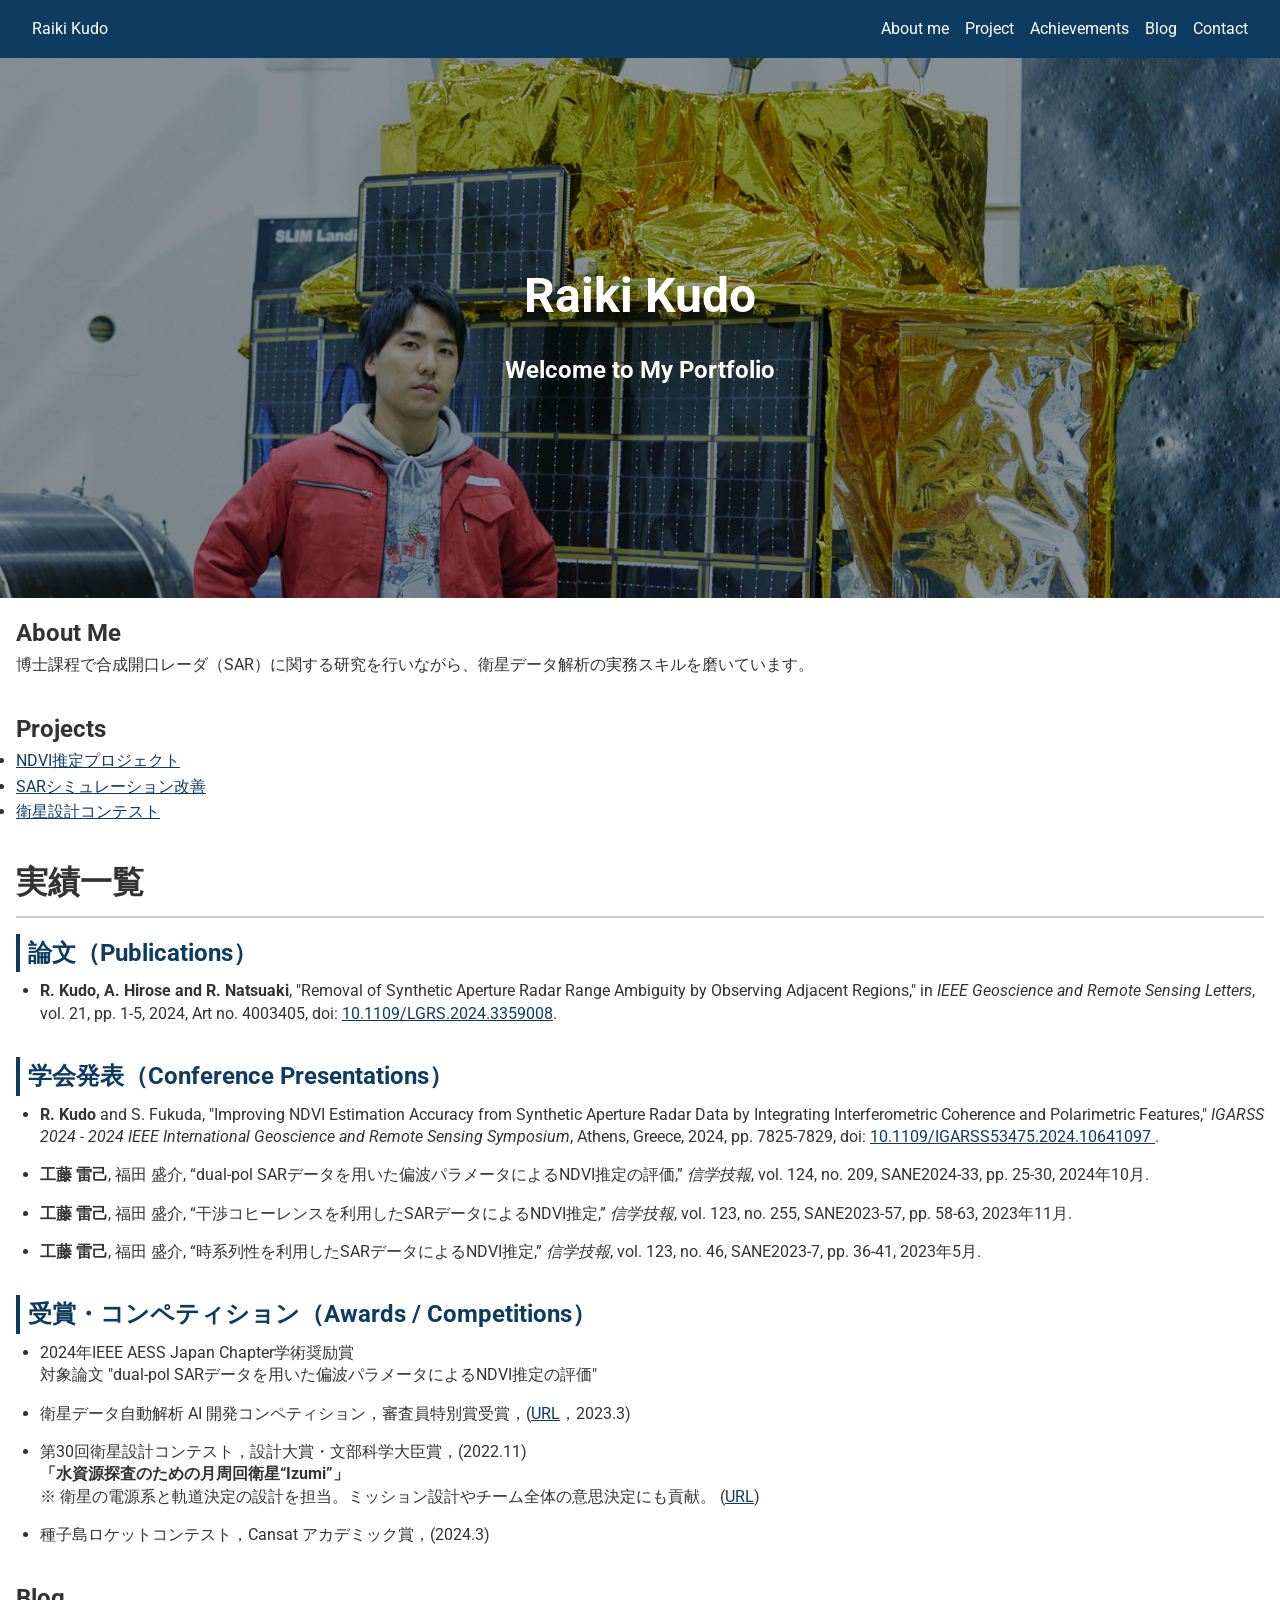
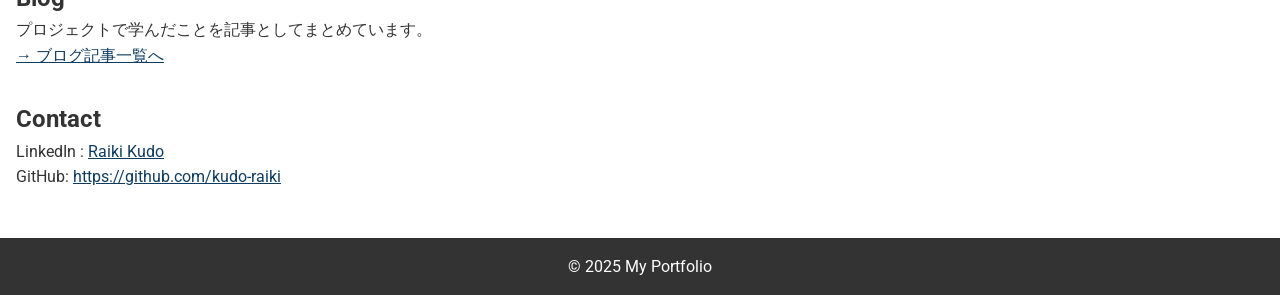
<file: index.html>
<!DOCTYPE html>
<html lang="jp">
<head>
  <meta charset="UTF-8">
  <meta name="viewport" content="width=device-width, initial-scale=1.0">
  <title>Raiki Kudo</title>
  <link rel="stylesheet" href="stylesheet.css">
</head>
<body>
  <header class="site-header">
    <nav class="navbar">
      <div class="navbar-logo">Raiki Kudo</div>
      <ul class="navbar-links">
        <li><a href="#about">About me</a></li>
        <li><a href="#projects">Project</a></li>
        <li><a href="#achievements">Achievements</a></li>
        <li><a href="#Blog">Blog</a></li>
        <li><a href="#Contact">Contact</a></li>
      </ul>
    </nav>

    <!-- ヒーローセクション（大きな背景画像＋キャッチコピー） -->
    <div class="hero">
      <div class="hero-content">
        <h1>Raiki Kudo</h1>
        <h2>Welcome to My Portfolio</h2>
      </div>
    </div>
  </header>

  <main>
    <section id="about">
      <h2>About Me</h2>
      <p>博士課程で合成開口レーダ（SAR）に関する研究を行いながら、衛星データ解析の実務スキルを磨いています。</p>
    </section>

    <section>
      <h2 id="projects">
        Projects
      </h2>
      <ul>
        <li><a href="projects/project1.html">NDVI推定プロジェクト</a></li>
        <li><a href="projects/project2.html">SARシミュレーション改善</a></li>
        <li><a href="projects/project3.html">衛星設計コンテスト</a></li>
      </ul>
    </section>

    <section id="achievements">
      <h1>実績一覧</h1>

      <!-- 論文 -->
      <div class="achievement-category">
        <h2>論文（Publications）</h2>
        <ul>
          <li>
            <strong>R. Kudo, A. Hirose and R. Natsuaki</strong>, 
            "Removal of Synthetic Aperture Radar Range Ambiguity by Observing Adjacent Regions," 
            in <em>IEEE Geoscience and Remote Sensing Letters</em>, vol. 21, pp. 1-5, 2024, 
            Art no. 4003405, doi: 
            <a href="https://doi.org/10.1109/LGRS.2024.3359008" target="_blank">10.1109/LGRS.2024.3359008</a>.
          </li>
          <!-- 他に論文があれば追加 -->
        </ul>
      </div>

      <!-- 学会発表 -->
      <div class="achievement-category">
        <h2>学会発表（Conference Presentations）</h2>
        <ul>
          <li>
            <strong>R. Kudo</strong> and S. Fukuda, 
            "Improving NDVI Estimation Accuracy from Synthetic Aperture Radar Data by Integrating Interferometric Coherence and Polarimetric Features," 
            <em>IGARSS 2024 - 2024 IEEE International Geoscience and Remote Sensing Symposium</em>, 
            Athens, Greece, 2024, pp. 7825-7829, doi: 
            <a href="https://doi.org/10.1109/IGARSS53475.2024.10641097" target="_blank">
              10.1109/IGARSS53475.2024.10641097
            </a>.
          </li>
          <li>
            <strong>工藤 雷己</strong>, 福田 盛介, “dual-pol SARデータを用いた偏波パラメータによるNDVI推定の評価,” 
            <em>信学技報</em>, vol. 124, no. 209, SANE2024-33, pp. 25-30, 2024年10月.
          </li>
          <li>
            <strong>工藤 雷己</strong>, 福田 盛介, “干渉コヒーレンスを利用したSARデータによるNDVI推定,” 
            <em>信学技報</em>, vol. 123, no. 255, SANE2023-57, pp. 58-63, 2023年11月.
          </li>
          <li>
            <strong>工藤 雷己</strong>, 福田 盛介, “時系列性を利用したSARデータによるNDVI推定,” 
            <em>信学技報</em>, vol. 123, no. 46, SANE2023-7, pp. 36-41, 2023年5月.
          </li>
        </ul>
      </div>

      <!-- その他の実績 -->
      <div class="achievement-category">
        <h2>受賞・コンペティション（Awards / Competitions）</h2>
        <ul>
          <li>
            2024年IEEE AESS Japan Chapter学術奨励賞<br>
            対象論文 "dual-pol SARデータを用いた偏波パラメータによるNDVI推定の評価"
          </li>
          <li>
            衛星データ自動解析 AI 開発コンペティション，審査員特別賞受賞，(<a href="https://connpass.com/event/264630/" target="_blank">URL</a>，2023.3)
          </li>
          <li>
            第30回衛星設計コンテスト，設計大賞・文部科学大臣賞，(2022.11) <br>
            <strong>「水資源探査のための月周回衛星“Izumi”」</strong> <br>
            ※ 衛星の電源系と軌道決定の設計を担当。ミッション設計やチーム全体の意思決定にも貢献。
            (<a href="https://www.satcon.jp/archive/list30.php" target="_blank">URL</a>)
          </li>
          <li>
            種子島ロケットコンテスト，Cansat アカデミック賞，(2024.3)
          </li>
        </ul>
      </div>
    </section>

    <section id="Blog">
      <h2>Blog</h2>
      <p>プロジェクトで学んだことを記事としてまとめています。</p>
      <p><a href="/r-kudo/blog/">→ ブログ記事一覧へ</a></p>
    </section>

    <section id="Contact">
      <h2>Contact</h2>
      <p>LinkedIn : <a href="https://www.linkedin.com/in/raiki-kudo-aa2115318/"> Raiki Kudo</a></p>
      <p>GitHub: <a href="https://github.com/kudo-raiki">https://github.com/kudo-raiki</a></p>
    </section>
  </main>

  <footer>
    <p>© 2025 My Portfolio</p>
  </footer>
</body>
</html>
</file>
<file: stylesheet.css>
/* Google Fonts（例として Roboto を利用） */
@import url('https://fonts.googleapis.com/css2?family=Roboto:wght@400;700&display=swap');


/* ベースリセット */
* {
  margin: 0;
  padding: 0;
  box-sizing: border-box;
}

body {
  font-family: 'Roboto', sans-serif;
  line-height: 1.6;
  color: #333;
}

/* ヘッダー部分全体 */
.site-header {
  position: relative;
  background-color: #0E3C60; /* ヘッダーの背景色を濃いめの青に */
  color: #fff;
}

/* ナビゲーションバー */
.navbar {
  display: flex;
  justify-content: space-between;
  align-items: center;
  padding: 1rem 2rem;
}

.navbar-brand {
  font-size: 1.5rem;
  font-weight: 700;
}

.navbar-links {
  list-style: none;
  display: flex;
  gap: 1rem;
}

.navbar-links li a {
  color: #fff;
  text-decoration: none;
  transition: opacity 0.3s;
}

.navbar-links li a:hover {
  opacity: 0.7;
}

/* ヒーローセクション */
.hero {
  /* 大きな背景画像を全画面幅で表示 */
  background: url('_W8A5987.jpg') no-repeat center center/cover;
  height: 60vh; /* 画面の高さの60%を目安に */
  display: flex;
  align-items: center;
  justify-content: center;
  position: relative;
}

.hero::before {
  /* 背景画像の上に薄いオーバーレイをかける */
  content: "";
  position: absolute;
  top: 0;
  right: 0;
  bottom: 0;
  left: 0;
  background: rgba(0, 0, 0, 0.4);
}

.hero-content {
  position: relative;
  z-index: 1; /* オーバーレイより前面に配置 */
  text-align: center;
  color: #fff;
}

.hero-content h2 {
  font-size: 1.5rem;
  margin-bottom: 0.5rem;
}

.hero-content h1 {
  font-size: 3rem;
  margin-bottom: 1rem;
}

/* 実績セクション */
#achievements {
  margin-bottom: 2rem;
}

/* セクションタイトル */
#achievements > h1 {
  font-size: 2rem;
  margin-bottom: 1rem;
  border-bottom: 2px solid #ccc;
  padding-bottom: 0.5rem;
}

.achievement-category {
  margin-bottom: 2rem;
}

.achievement-category h2 {
  font-size: 1.5rem;
  margin-bottom: 0.5rem;
  color: #0E3C60; /* 見出しを際立たせるため濃い色など */
  border-left: 4px solid #0E3C60;
  padding-left: 0.5rem;
}

.achievement-category ul {
  list-style: disc outside;
  margin-left: 1.5rem;
}

.achievement-category li {
  margin-bottom: 1rem;
  line-height: 1.4;
}

/* リンクのスタイル */
a {
  color: #0E3C60;
  text-decoration: underline;
}

a:hover {
  opacity: 0.8;
}

main {
  padding: 1rem;
}

section {
  margin-bottom: 2rem;
}

footer {
  background: #333;
  color: #fff;
  text-align: center;
  padding: 1rem 0;
}
</file>
